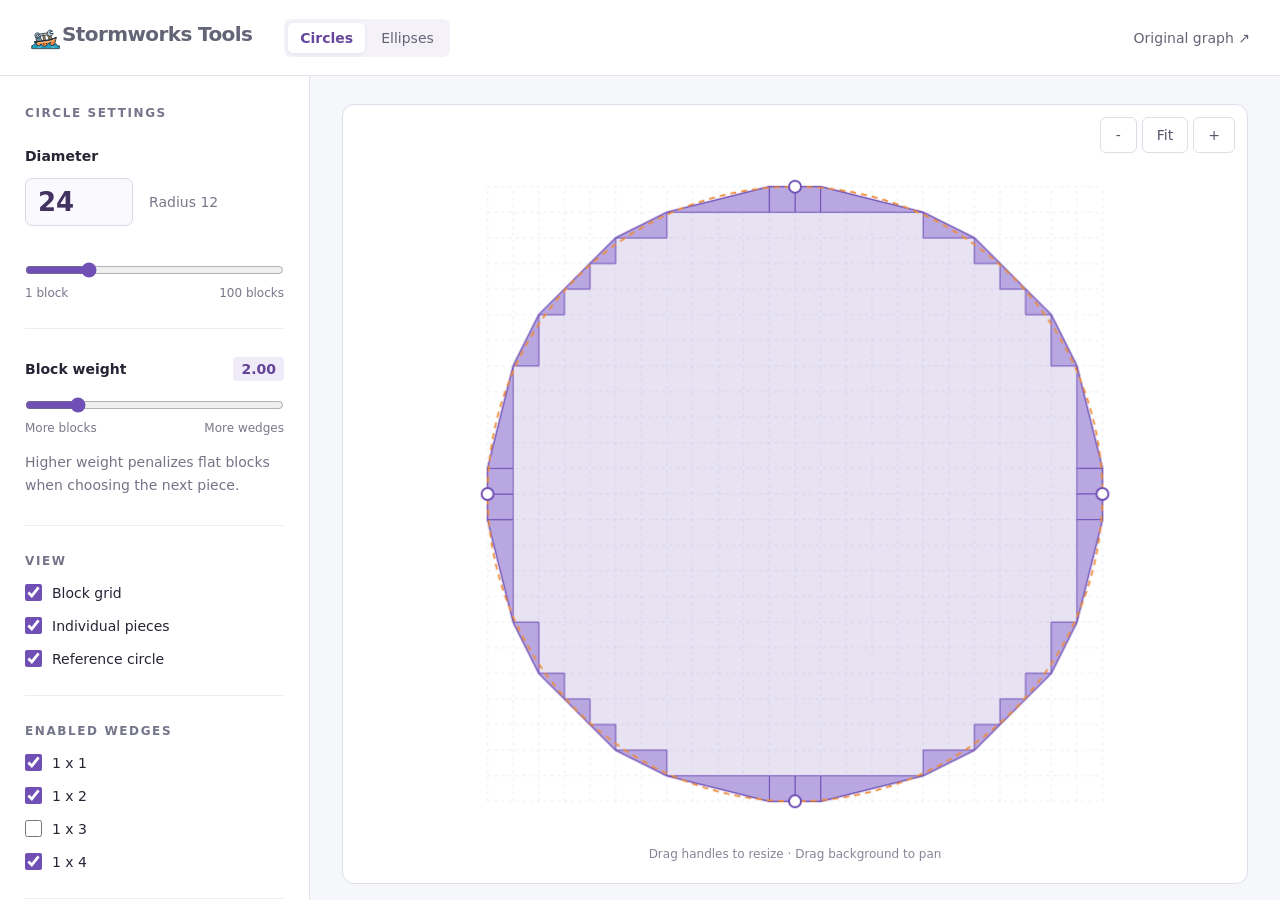
<file: tools/circle/index.html>
<!doctype html>
<html lang="en">

<head>
    <meta charset="utf-8">
    <meta name="viewport" content="width=device-width,initial-scale=1">
    <title>Stormworks Circle Tool</title>
    <meta name="description" content="Build circles from blocks and wedges with adjustable diameter and block weight.">
    <link rel="stylesheet" href="/css/base.css">
    <link rel="stylesheet" href="css/style.css">
    <script defer src="js/app.js"></script>
</head>

<body>
    <header>
        <a href="/"  style="margin:0; display: flex;">
            <img src="/favicon.svg" height="32px">
            <h1>Stormworks Tools</h1>
        </a>
        <script data-name="BMC-Widget" data-cfasync="false" src="https://cdnjs.buymeacoffee.com/1.0.0/widget.prod.min.js" data-id="lganic" data-description="Support me on Buy me a coffee!" data-message="" data-color="#BD5FFF" data-position="Right" data-x_margin="18" data-y_margin="18"></script>
        <nav aria-label="Shape tool"><a href="index.html" aria-current="page">Circles</a><a
                href="ellipse.html">Ellipses</a></nav><a href="https://www.desmos.com/calculator/8tix6ufahm"
            target="_blank" rel="noopener">Original graph ↗</a>
    </header>
    <main>
        <aside>
            <div class="eyebrow">CIRCLE SETTINGS</div>
            <section><label for="diameter">Diameter</label>
                <div class="number-row"><input id="diameter" type="number" min="1" max="100" step="1" value="24"><span
                        id="radius">Radius 12</span></div><input id="diameter-range" aria-label="Diameter slider"
                    type="range" min="1" max="100" step="1" value="24">
                <div class="range-labels"><span>1 block</span><span>100 blocks</span></div>
            </section>
            <section><label for="weight">Block weight <output id="weight-value">2.00</output></label><input id="weight"
                    type="range" min="0.2" max="10" step="0.01" value="2">
                <div class="range-labels"><span>More blocks</span><span>More wedges</span></div>
                <p>Higher weight penalizes flat blocks when choosing the next piece.</p>
            </section>

            <section class="views">
                <div class="eyebrow">VIEW</div>
                <label><input id="grid" type="checkbox" checked> Block grid</label>
                <label><input id="pieces" type="checkbox" checked> Individual pieces</label>
                <label><input id="circle" type="checkbox" checked> Reference circle</label>
            </section>

            <section class="enabled_pieces">
                <div class="eyebrow">ENABLED WEDGES</div>
                <label><input id="wedge1" type="checkbox" checked> 1 x 1</label>
                <label><input id="wedge2" type="checkbox" checked> 1 x 2</label>
                <label><input id="wedge3" type="checkbox"> 1 x 3</label>
                <label><input id="wedge4" type="checkbox" checked> 1 x 4</label>
            </section>

            <section class="enabled_pieces">
                <div class="eyebrow">CONVEXITY CHECK</div>
                <label><input id="convexity" type="checkbox" checked> Enforce Convexity</label>
                <p>Checks adjacent pieces to see if a swap would make the shape more convex.</p>
            </section>

            <button id="reset" class="reset">Reset settings</button>
        </aside>
        <div class="workspace">
            <div id="plot" tabindex="0" role="img"
                aria-label="Generated circle made of blocks and wedges. Drag to pan; use the mouse wheel or zoom buttons to zoom.">

                <canvas id="canvas"></canvas>

                <div class="zoom">
                    <button id="minus" aria-label="Zoom out">-</button>
                    <button id="fit">Fit</button>
                    <button id="plus" aria-label="Zoom in">+</button>
                </div>

                <div class="plot-note">
                    Drag handles to resize · Drag background to pan
                </div>
            </div>
        </div>
    </main>
</body>

</html>
</file>
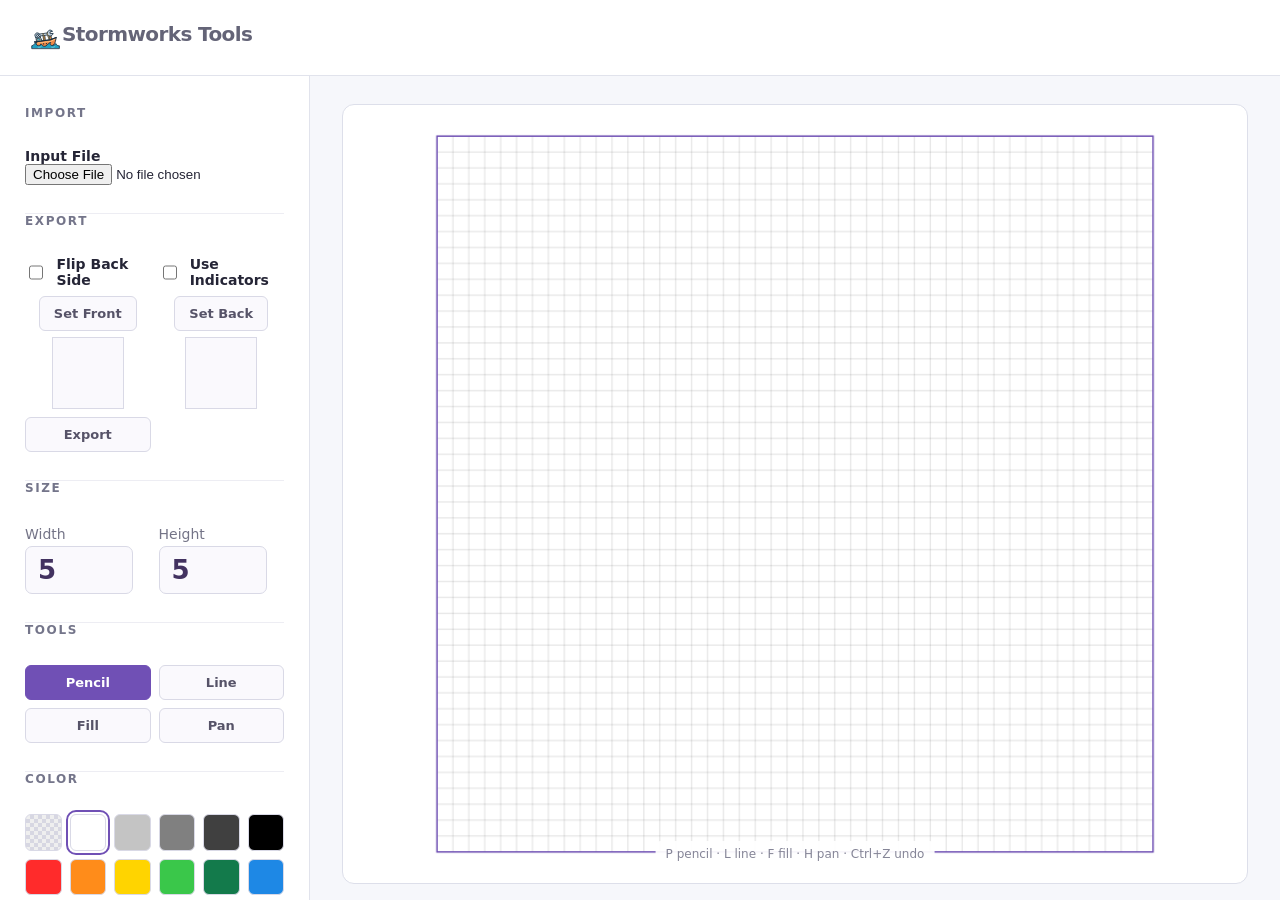
<file: tools/double_sign/index.html>
<!doctype html>
<html lang="en">

<head>
    <meta charset="utf-8">
    <meta name="viewport" content="width=device-width,initial-scale=1">
    <title>Stormworks Sign Editor</title>
    <meta name="description" content="All in one editor for Stormworks signs">
    <link rel="stylesheet" href="/css/base.css">
    <link rel="stylesheet" href="/css/pixel-editor.css">
    <link rel="stylesheet" href="css/style.css">
    <script defer src="/js/pixel-editor.js"></script>
    <script defer src="/js/quantization.js"></script>
    <script defer src="js/double_sign.js"></script>
    <script defer src="js/app.js"></script>
</head>

<body>
    <header>
        <a href="/" style="margin:0; display: flex;">
            <img src="/favicon.svg" height="32px">
            <h1>Stormworks Tools</h1>
        </a>
        <script data-name="BMC-Widget" data-cfasync="false" src="https://cdnjs.buymeacoffee.com/1.0.0/widget.prod.min.js" data-id="lganic" data-description="Support me on Buy me a coffee!" data-message="" data-color="#BD5FFF" data-position="Right" data-x_margin="18" data-y_margin="18"></script>
    </header>
    <main>
        <aside>
            <div class="eyebrow">IMPORT</div>
         
            <section><label for="imageInput">Input File</label>
                <input type="file" id="imageInput" accept="image/*" name="Image File" size="18">

                <dialog id="resizeModal" style="width: 850px;">
                    <h2>Import Image</h2>

                    <div>
                        <img id="preview" style="width: 400px; height: 200px; display:inline-block">
                        <canvas id="resample-preview" style="width: 400px; height: 200px; display:inline-block"></canvas>
                    </div>

                    <div class="eyebrow">SIZE</div>
                    <section class="export-tools" id="tools">

                    <div class="number-row" style="display: block; margin: 0;">
                        <p style="margin: 0;">Width</p>
                        <input id="sign-width-2" type="number" min="1" max="100" step="1" value="5">
                    </div>
                    <div class="number-row" style="display: block; margin: 0">
                        <p style="margin: 0;">Height</p>
                        <input id="sign-height-2" type="number" min="1" max="100" step="1" value="5">
                    </div>

                    </section>


                    <div>
                        <h4 style="display:inline-block">Resampling:</h4>
                        <select id="resampling" style="display: inline-block;">
                            <option value="nearest">Nearest Neighbor</option>
                            <option value="low">Low</option>
                            <option value="medium" selected>Medium</option>
                            <option value="high">High</option>
                        </select>
                    </div>

                    <label for="example">Quantization</label>
                        
                    <div class="number-row">
                        <input id="quantization_enabled" type="checkbox" style="height:30px" checked>
                        <div id="hide_on_no_quantization" class="number-row">
                            <input id="quantization" type="number" min="1" max="100" step="1" value="10">
                            <input id="quantization-range" aria-label="Example slider" type="range" min="1" max="100" step="1" value="10">
                        </div>
                    </div>

                    <br>

                    <div>
                        <button id="cancel">Cancel</button>
                        <button id="import">Import</button>
                    </div>
                </dialog>
            </section>

            <div class="eyebrow">EXPORT</div>

            <section class="export-tools" id="tools">
                <label><input id="flip_image" type="checkbox"> Flip Back Side</label>
                <label><input id="use_glow" type="checkbox"> Use Indicators</label>
                
                <div class="side-previews">
                    <div class="side-preview">
                        <button id="set-front-canvas">Set Front</button>
                        <canvas id="front-canvas"></canvas>
                    </div>
                    <div class="side-preview">
                        <button id="set-back-canvas">Set Back</button>
                        <canvas id="back-canvas"></canvas>
                    </div>
                </div>

                <button id="export_sign">Export</button>
            </section>

            <div class="eyebrow">SIZE</div>
            <section class="export-tools" id="tools">

            <div class="number-row" style="display: block; margin: 0;">
                <p style="margin: 0;">Width</p>
                <input id="sign-width" type="number" min="1" max="100" step="1" value="5">
            </div>
            <div class="number-row" style="display: block; margin: 0">
                <p style="margin: 0;">Height</p>
                <input id="sign-height" type="number" min="1" max="100" step="1" value="5">
            </div>

            </section>

            <div class="eyebrow">TOOLS</div>
            <section class="tools" id="tools">
                <button type="button" data-tool="pencil">Pencil</button>
                <button type="button" data-tool="line">Line</button>
                <button type="button" data-tool="fill">Fill</button>
                <button type="button" data-tool="pan">Pan</button>
            </section>

            <div class="eyebrow">COLOR</div>
            <section>
                <div class="palette" id="palette"></div>
                <div class="custom-color-row">
                    <input id="custom-color" type="color" value="#7050b5" aria-label="Custom color">
                    <span>Pick a custom color</span>
                </div>
            </section>

            <div class="eyebrow">EDIT</div>
            <section class="editor-actions">
                <button type="button" id="undo">Undo</button>
                <button type="button" id="redo">Redo</button>
                <button type="button" id="clear">Clear</button>
            </section>
        </aside>
        <div class="workspace">
            <div id="plot" tabindex="0" role="img"
                aria-label="Pixel editor canvas. Paint with the pencil, line, or fill tool; pan with the pan tool, middle mouse button, or right mouse button.">

                <canvas id="canvas"></canvas>

                <div class="plot-note">
                    P pencil · L line · F fill · H pan · Ctrl+Z undo
                </div>
            </div>
        </div>
    </main>
</body>

</html>
</file>
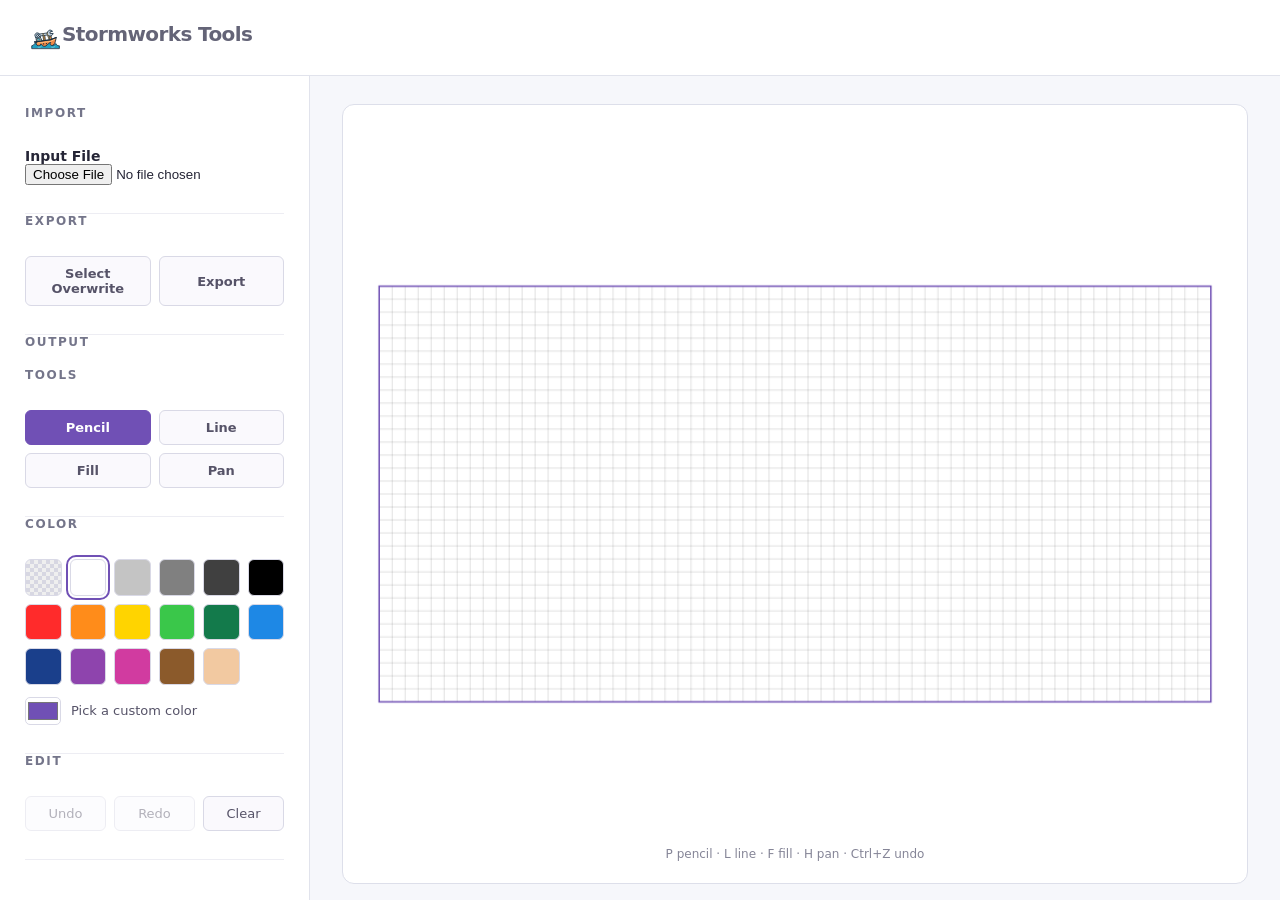
<file: tools/flag/index.html>
<!doctype html>
<html lang="en">

<head>
    <meta charset="utf-8">
    <meta name="viewport" content="width=device-width,initial-scale=1">
    <title>Stormworks Flag Editor</title>
    <meta name="description" content="An all in one editor for Stormworks flags.">
    <link rel="stylesheet" href="/css/base.css">
    <link rel="stylesheet" href="/css/pixel-editor.css">
    <link rel="stylesheet" href="css/style.css">
    <script defer src="/js/pixel-editor.js"></script>
    <script defer src="/js/quantization.js"></script>
    <script defer src="/js/txtr.js"></script>
    <script defer src="js/app.js"></script>
</head>

<body>
    <header>
        <a href="/" style="margin:0; display: flex;">
            <img src="/favicon.svg" height="32px">
            <h1>Stormworks Tools</h1>
        </a>
        <script data-name="BMC-Widget" data-cfasync="false" src="https://cdnjs.buymeacoffee.com/1.0.0/widget.prod.min.js" data-id="lganic" data-description="Support me on Buy me a coffee!" data-message="" data-color="#BD5FFF" data-position="Right" data-x_margin="18" data-y_margin="18"></script>
    </header>
    <main>
        <aside>
            <div class="eyebrow">IMPORT</div>
         
            <section><label for="imageInput">Input File</label>
                <input type="file" id="imageInput" accept="image/*" name="Image File" size="18">

                <dialog id="resizeModal" style="width: 850px;">
                    <h2>Import Image</h2>

                    <div>
                        <img id="preview" style="width: 400px; height: 200px; display:inline-block">
                        <canvas id="resample-preview" style="width: 400px; height: 200px; display:inline-block"></canvas>
                    </div>

                    <div>
                        <h4 style="display:inline-block">Resampling:</h4>
                        <select id="resampling" style="display: inline-block;">
                            <option value="nearest">Nearest Neighbor</option>
                            <option value="low">Low</option>
                            <option value="medium" selected>Medium</option>
                            <option value="high">High</option>
                        </select>
                    </div>

                    <label for="example">Quantization</label>
                        
                    <div class="number-row">
                        <input id="quantization_enabled" type="checkbox" style="height:30px" checked>
                        <div id="hide_on_no_quantization" class="number-row">
                            <input id="quantization" type="number" min="1" max="100" step="1" value="10">
                            <input id="quantization-range" aria-label="Example slider" type="range" min="1" max="100" step="1" value="10">
                        </div>
                    </div>

                    <br>

                    <div>
                        <button id="cancel">Cancel</button>
                        <button id="import">Import</button>
                    </div>
                </dialog>

                <dialog id="flag_dialog_placeholder"></dialog>

                <script></script>
            </section>

            <div class="eyebrow">EXPORT</div>
            <section class="export-tools" id="tools">
            <button id="select-flag">Select Overwrite</button>
            <button id="export_flags">Export</button>
            </section>
            <div class="eyebrow">OUTPUT</div>
            <div id="export-area"></div>
            <br>

            <div class="eyebrow">TOOLS</div>
            <section class="tools" id="tools">
                <button type="button" data-tool="pencil">Pencil</button>
                <button type="button" data-tool="line">Line</button>
                <button type="button" data-tool="fill">Fill</button>
                <button type="button" data-tool="pan">Pan</button>
            </section>

            <div class="eyebrow">COLOR</div>
            <section>
                <div class="palette" id="palette"></div>
                <div class="custom-color-row">
                    <input id="custom-color" type="color" value="#7050b5" aria-label="Custom color">
                    <span>Pick a custom color</span>
                </div>
            </section>

            <div class="eyebrow">EDIT</div>
            <section class="editor-actions">
                <button type="button" id="undo">Undo</button>
                <button type="button" id="redo">Redo</button>
                <button type="button" id="clear">Clear</button>
            </section>
        </aside>
        <div class="workspace">
            <div id="plot" tabindex="0" role="img"
                aria-label="Pixel editor canvas. Paint with the pencil, line, or fill tool; pan with the pan tool, middle mouse button, or right mouse button.">

                <canvas id="canvas"></canvas>

                <div class="plot-note">
                    P pencil · L line · F fill · H pan · Ctrl+Z undo
                </div>
            </div>
        </div>
    </main>
</body>

</html>
</file>
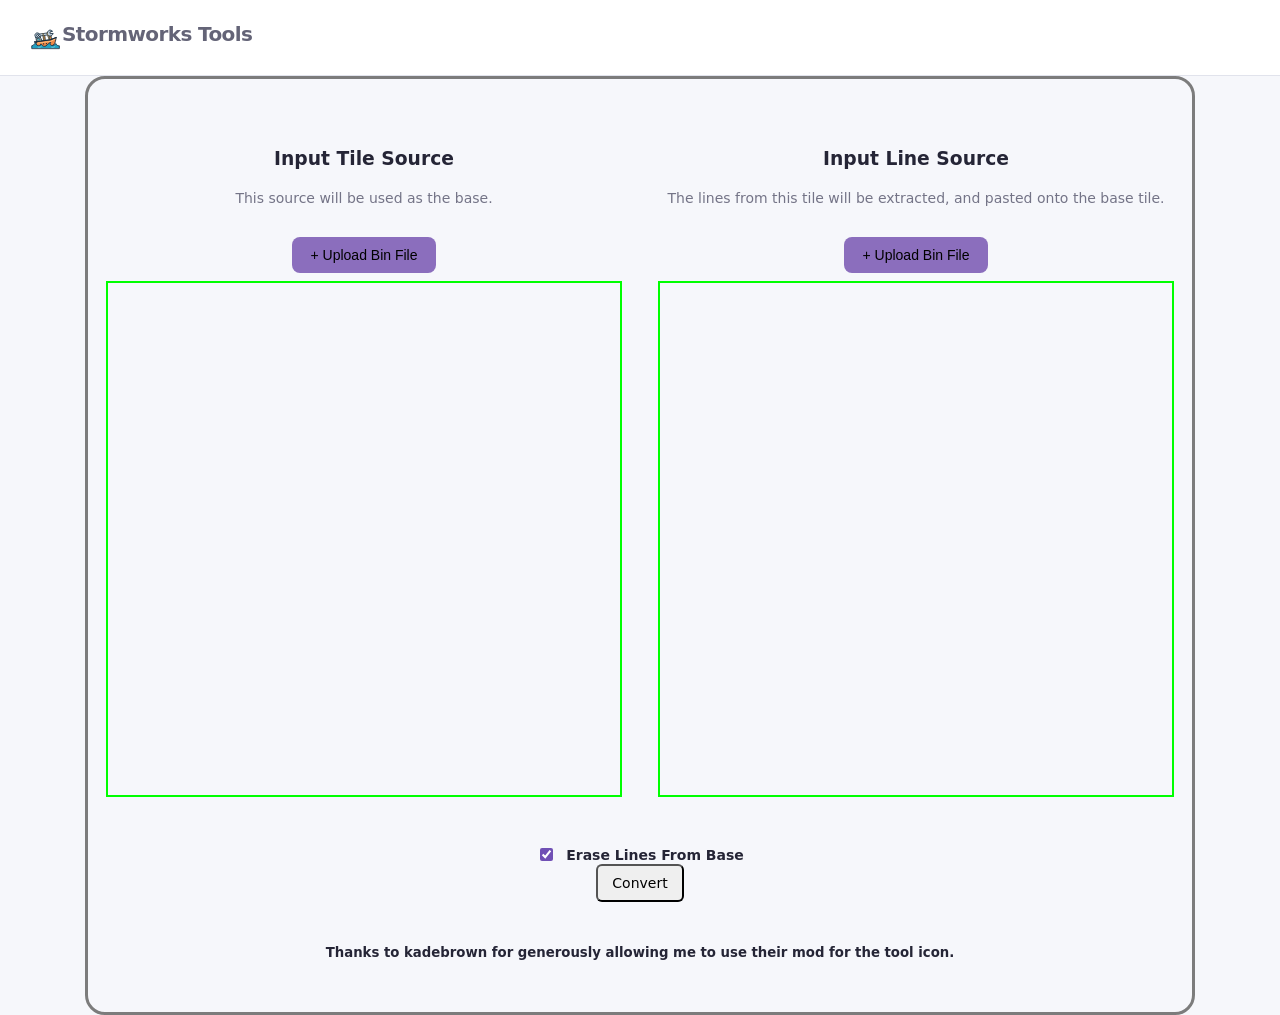
<file: tools/line_transplant/index.html>
<!doctype html>
<html lang="en">

<head>
    <meta charset="utf-8">
    <meta name="viewport" content="width=device-width,initial-scale=1">
    <title>Line Transplant Tool</title>
    <meta name="A tool to transplant lines from one map bin file to another">
    <link rel="stylesheet" href="/css/base.css">
    <link rel="stylesheet" href="css/style.css">
    <script defer src="js/app.js"></script>
    <script defer src="/js/sw-ducky-js.js"></script>
</head>

<body>
    <header>
        <a href="/" style="margin:0; display: flex;">
            <img src="/favicon.svg" height="32px">
            <h1>Stormworks Tools</h1>
        </a>
        <script data-name="BMC-Widget" data-cfasync="false" src="https://cdnjs.buymeacoffee.com/1.0.0/widget.prod.min.js" data-id="lganic" data-description="Support me on Buy me a coffee!" data-message="" data-color="#BD5FFF" data-position="Right" data-x_margin="18" data-y_margin="18"></script>
    </header>
    <main>
        <div class="converter-layout">
            <div class="converter-grid">
                <div class="converter-column">
                    <h3>Input Tile Source</h3>
                    <p style="min-height: 50px;">This source will be used as the base.</p>

                    <label class="upload-btn">
                        <input type="file" id="base-button" accept=".bin" name = "file">
                        <span>+ Upload Bin File</span>
                    </label>

                    <canvas id="base-canvas" width="512" height="512"></canvas>
                </div>

                <div class="converter-column">
                    <h3>Input Line Source</h3>
                    <p style="min-height: 50px;">The lines from this tile will be extracted, and pasted onto the base tile.</p>
                    <label class="upload-btn">
                        <input type="file" id="line-button" accept=".bin" name = "file">
                        <span>+ Upload Bin File</span>
                    </label>
                    <canvas id="line-canvas" width="512" height="512"></canvas>
                </div>
            </div>

            <div class="converter-output">
                <label><input id="erase-old-lines" type="checkbox" checked>Erase Lines From Base</label>
                <button id="convert-button">Convert</button>
                <div id="output-area" style="display:none; text-align: center;">
                    <h3>Output</h3>
                    <canvas id="export-canvas" width="512" height="512"></canvas>
                    <button id="download-button">Download</button>
                </div>
            </div>
            <h5>Thanks to kadebrown for generously allowing me to use their mod for the tool icon.</h5>
        </div>
    </main>
</body>

</html>
</file>
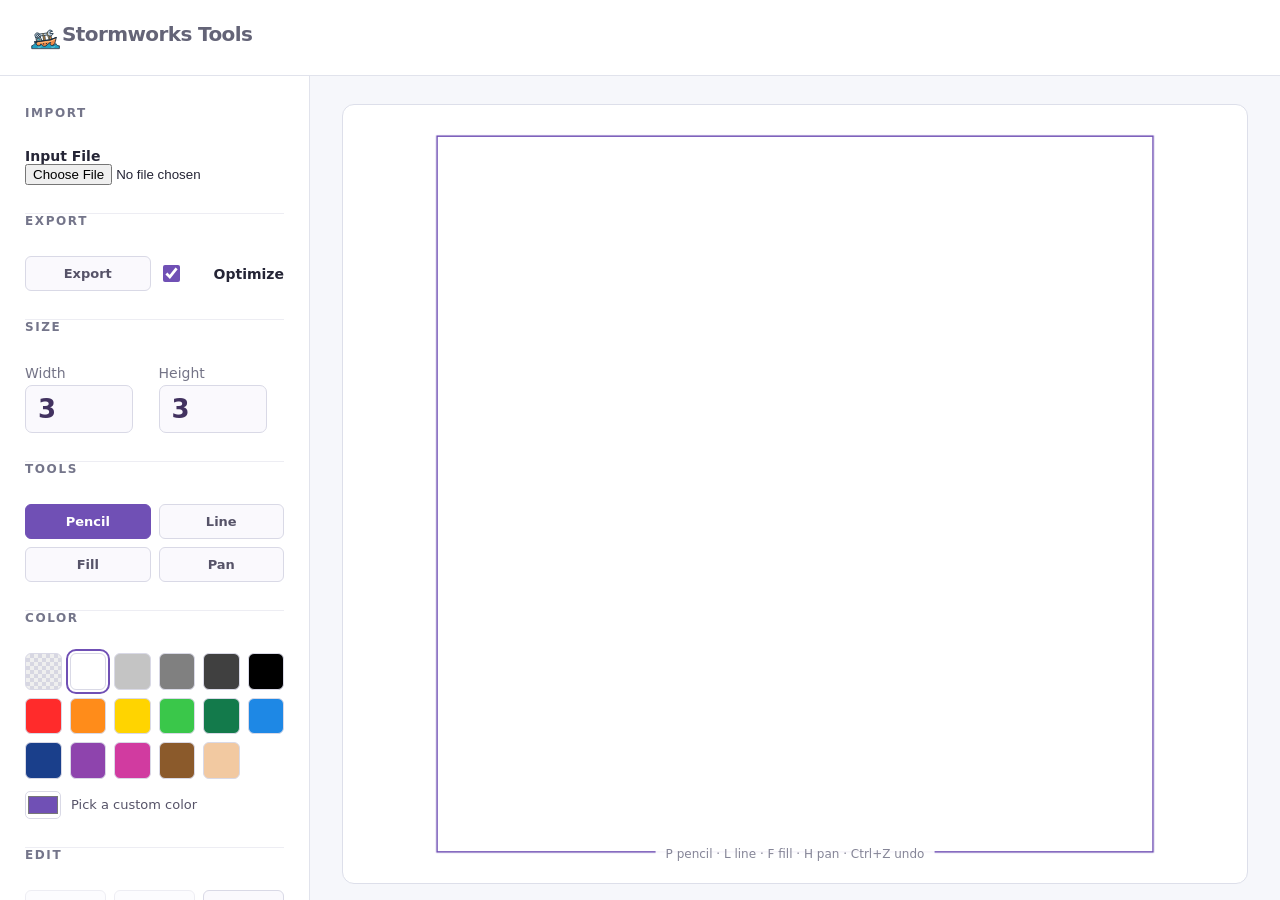
<file: tools/lua_image/index.html>
<!doctype html>
<html lang="en">

<head>
    <meta charset="utf-8">
    <meta name="viewport" content="width=device-width,initial-scale=1">
    <title>Stormworks Lua Image Editor</title>
    <meta name="description" content="All in one editor for Stormworks Lua Images">
    <link rel="stylesheet" href="/css/base.css">
    <link rel="stylesheet" href="/css/pixel-editor.css">
    <link rel="stylesheet" href="/css/loading-modal.css">
    <link rel="stylesheet" href="css/style.css">
    <script defer src="/js/pixel-editor.js"></script>
    <script defer src="/js/quantization.js"></script>
    <script defer src="/js/loading-modal.js" defer></script>
    <script defer src="js/app.js"></script>
    <script defer src="js/optimize.js"></script>
</head>

<body>
    <header>
        <a href="/" style="margin:0; display: flex;">
            <img src="/favicon.svg" height="32px">
            <h1>Stormworks Tools</h1>
        </a>
        <script data-name="BMC-Widget" data-cfasync="false" src="https://cdnjs.buymeacoffee.com/1.0.0/widget.prod.min.js" data-id="lganic" data-description="Support me on Buy me a coffee!" data-message="" data-color="#BD5FFF" data-position="Right" data-x_margin="18" data-y_margin="18"></script>
    </header>
    <main>
        <aside>
            <div class="eyebrow">IMPORT</div>
         
            <section><label for="imageInput">Input File</label>
                <input type="file" id="imageInput" accept="image/*" name="Image File" size="18">

                <dialog id="resizeModal" style="width: 850px;">
                    <h2>Import Image</h2>

                    <div>
                        <img id="preview" style="width: 400px; height: 200px; display:inline-block">
                        <canvas id="resample-preview" style="width: 400px; height: 200px; display:inline-block"></canvas>
                    </div>

                    <div class="eyebrow">SIZE</div>
                    <section class="export-tools" id="tools">

                    <div class="number-row" style="display: block; margin: 0;">
                        <p style="margin: 0;">Width</p>
                        <input id="monitor-width-2" type="number" min="1" max="9" step="1" value="3">
                    </div>
                    <div class="number-row" style="display: block; margin: 0">
                        <p style="margin: 0;">Height</p>
                        <input id="monitor-height-2" type="number" min="1" max="5" step="1" value="3">
                    </div>

                    </section>


                    <div>
                        <h4 style="display:inline-block">Resampling:</h4>
                        <select id="resampling" style="display: inline-block;">
                            <option value="nearest">Nearest Neighbor</option>
                            <option value="low">Low</option>
                            <option value="medium" selected>Medium</option>
                            <option value="high">High</option>
                        </select>
                    </div>

                    <label for="example">Quantization</label>
                        
                    <div class="number-row">
                        <input id="quantization_enabled" type="checkbox" style="height:30px" checked>
                        <div id="hide_on_no_quantization" class="number-row">
                            <input id="quantization" type="number" min="1" max="100" step="1" value="10">
                            <input id="quantization-range" aria-label="Example slider" type="range" min="1" max="100" step="1" value="10">
                        </div>
                    </div>

                    <br>

                    <div>
                        <button id="cancel">Cancel</button>
                        <button id="import">Import</button>
                    </div>
                </dialog>
            </section>

            <div class="eyebrow">EXPORT</div>

            <section class="export-tools" id="tools">
            <button id="export_lua">Export</button>
            <label><input id="optimize" type="checkbox" checked> Optimize</label>
            </section>


            <div class="eyebrow">SIZE</div>
            <section class="export-tools" id="tools">

            <div class="number-row" style="display: block; margin: 0;">
                <p style="margin: 0;">Width</p>
                <input id="monitor-width" type="number" min="1" max="9" step="1" value="3">
            </div>
            <div class="number-row" style="display: block; margin: 0">
                <p style="margin: 0;">Height</p>
                <input id="monitor-height" type="number" min="1" max="5" step="1" value="3">
            </div>

            </section>

            <div class="eyebrow">TOOLS</div>
            <section class="tools" id="tools">
                <button type="button" data-tool="pencil">Pencil</button>
                <button type="button" data-tool="line">Line</button>
                <button type="button" data-tool="fill">Fill</button>
                <button type="button" data-tool="pan">Pan</button>
            </section>

            <div class="eyebrow">COLOR</div>
            <section>
                <div class="palette" id="palette"></div>
                <div class="custom-color-row">
                    <input id="custom-color" type="color" value="#7050b5" aria-label="Custom color">
                    <span>Pick a custom color</span>
                </div>
            </section>

            <div class="eyebrow">EDIT</div>
            <section class="editor-actions">
                <button type="button" id="undo">Undo</button>
                <button type="button" id="redo">Redo</button>
                <button type="button" id="clear">Clear</button>
            </section>
        </aside>
        <div class="workspace">
            <div id="plot" tabindex="0" role="img"
                aria-label="Pixel editor canvas. Paint with the pencil, line, or fill tool; pan with the pan tool, middle mouse button, or right mouse button.">

                <canvas id="canvas"></canvas>

                <div class="plot-note">
                    P pencil · L line · F fill · H pan · Ctrl+Z undo
                </div>
            </div>
        </div>
    </main>
</body>

</html>
</file>
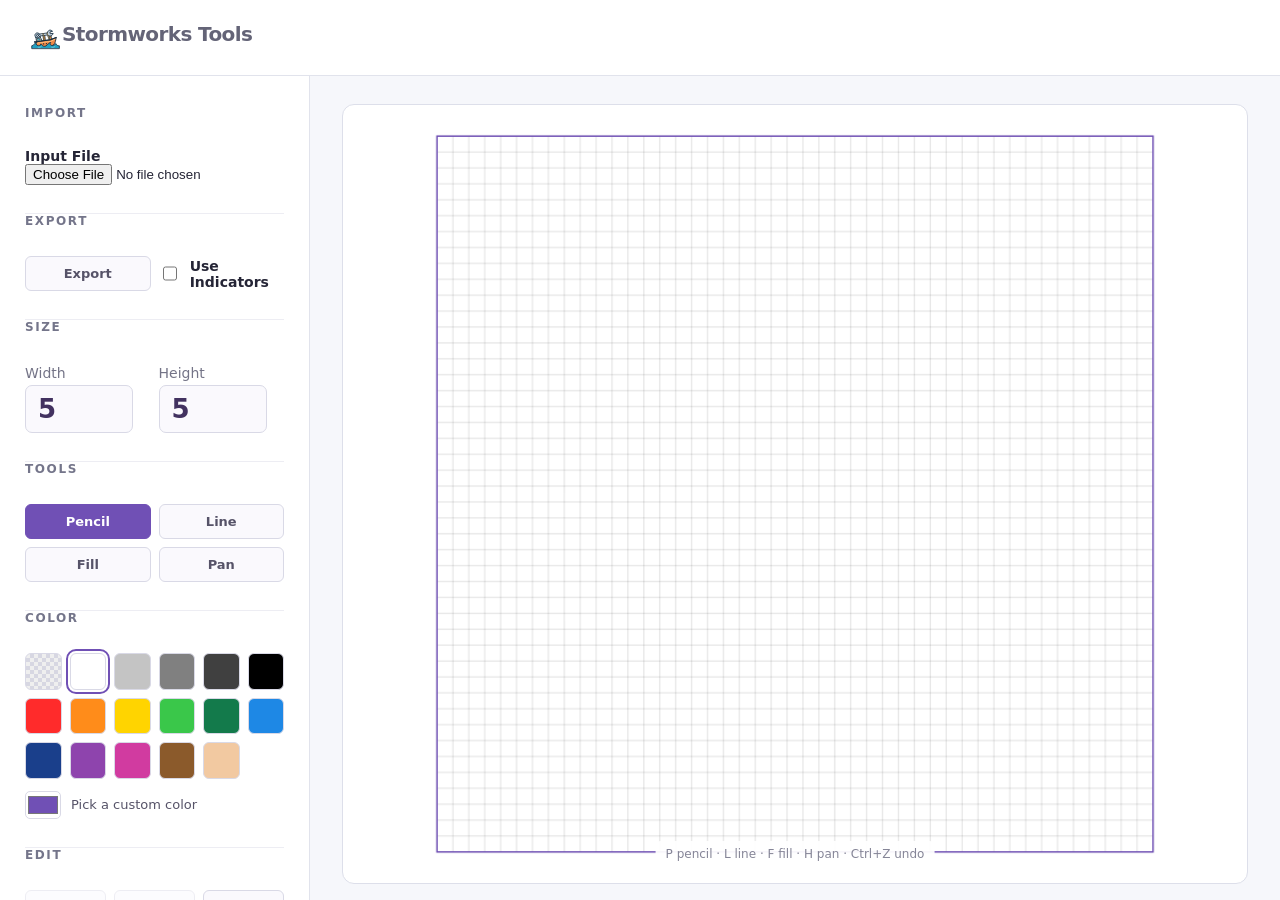
<file: tools/sign/index.html>
<!doctype html>
<html lang="en">

<head>
    <meta charset="utf-8">
    <meta name="viewport" content="width=device-width,initial-scale=1">
    <title>Stormworks Sign Editor</title>
    <meta name="description" content="All in one editor for Stormworks signs">
    <link rel="stylesheet" href="/css/base.css">
    <link rel="stylesheet" href="/css/pixel-editor.css">
    <link rel="stylesheet" href="css/style.css">
    <script defer src="/js/pixel-editor.js"></script>
    <script defer src="/js/quantization.js"></script>
    <script defer src="js/sign.js"></script>
    <script defer src="js/app.js"></script>
</head>

<body>
    <header>
        <a href="/" style="margin:0; display: flex;">
            <img src="/favicon.svg" height="32px">
            <h1>Stormworks Tools</h1>
        </a>
        <script data-name="BMC-Widget" data-cfasync="false" src="https://cdnjs.buymeacoffee.com/1.0.0/widget.prod.min.js" data-id="lganic" data-description="Support me on Buy me a coffee!" data-message="" data-color="#BD5FFF" data-position="Right" data-x_margin="18" data-y_margin="18"></script>
    </header>
    <main>
        <aside>
            <div class="eyebrow">IMPORT</div>
         
            <section><label for="imageInput">Input File</label>
                <input type="file" id="imageInput" accept="image/*" name="Image File" size="18">

                <dialog id="resizeModal" style="width: 850px;">
                    <h2>Import Image</h2>

                    <div>
                        <img id="preview" style="width: 400px; height: 200px; display:inline-block">
                        <canvas id="resample-preview" style="width: 400px; height: 200px; display:inline-block"></canvas>
                    </div>

                    <div class="eyebrow">SIZE</div>
                    <section class="export-tools" id="tools">

                    <div class="number-row" style="display: block; margin: 0;">
                        <p style="margin: 0;">Width</p>
                        <input id="sign-width-2" type="number" min="1" max="100" step="1" value="5">
                    </div>
                    <div class="number-row" style="display: block; margin: 0">
                        <p style="margin: 0;">Height</p>
                        <input id="sign-height-2" type="number" min="1" max="100" step="1" value="5">
                    </div>

                    </section>


                    <div>
                        <h4 style="display:inline-block">Resampling:</h4>
                        <select id="resampling" style="display: inline-block;">
                            <option value="nearest">Nearest Neighbor</option>
                            <option value="low">Low</option>
                            <option value="medium" selected>Medium</option>
                            <option value="high">High</option>
                        </select>
                    </div>

                    <label for="example">Quantization</label>
                        
                    <div class="number-row">
                        <input id="quantization_enabled" type="checkbox" style="height:30px" checked>
                        <div id="hide_on_no_quantization" class="number-row">
                            <input id="quantization" type="number" min="1" max="100" step="1" value="10">
                            <input id="quantization-range" aria-label="Example slider" type="range" min="1" max="100" step="1" value="10">
                        </div>
                    </div>

                    <br>

                    <div>
                        <button id="cancel">Cancel</button>
                        <button id="import">Import</button>
                    </div>
                </dialog>
            </section>

            <div class="eyebrow">EXPORT</div>

            <section class="export-tools" id="tools">
            <button id="export_sign">Export</button>
            <label><input id="use_glow" type="checkbox"> Use Indicators</label>
            </section>


            <div class="eyebrow">SIZE</div>
            <section class="export-tools" id="tools">

            <div class="number-row" style="display: block; margin: 0;">
                <p style="margin: 0;">Width</p>
                <input id="sign-width" type="number" min="1" max="100" step="1" value="5">
            </div>
            <div class="number-row" style="display: block; margin: 0">
                <p style="margin: 0;">Height</p>
                <input id="sign-height" type="number" min="1" max="100" step="1" value="5">
            </div>

            </section>

            <div class="eyebrow">TOOLS</div>
            <section class="tools" id="tools">
                <button type="button" data-tool="pencil">Pencil</button>
                <button type="button" data-tool="line">Line</button>
                <button type="button" data-tool="fill">Fill</button>
                <button type="button" data-tool="pan">Pan</button>
            </section>

            <div class="eyebrow">COLOR</div>
            <section>
                <div class="palette" id="palette"></div>
                <div class="custom-color-row">
                    <input id="custom-color" type="color" value="#7050b5" aria-label="Custom color">
                    <span>Pick a custom color</span>
                </div>
            </section>

            <div class="eyebrow">EDIT</div>
            <section class="editor-actions">
                <button type="button" id="undo">Undo</button>
                <button type="button" id="redo">Redo</button>
                <button type="button" id="clear">Clear</button>
            </section>
        </aside>
        <div class="workspace">
            <div id="plot" tabindex="0" role="img"
                aria-label="Pixel editor canvas. Paint with the pencil, line, or fill tool; pan with the pan tool, middle mouse button, or right mouse button.">

                <canvas id="canvas"></canvas>

                <div class="plot-note">
                    P pencil · L line · F fill · H pan · Ctrl+Z undo
                </div>
            </div>
        </div>
    </main>
</body>

</html>
</file>
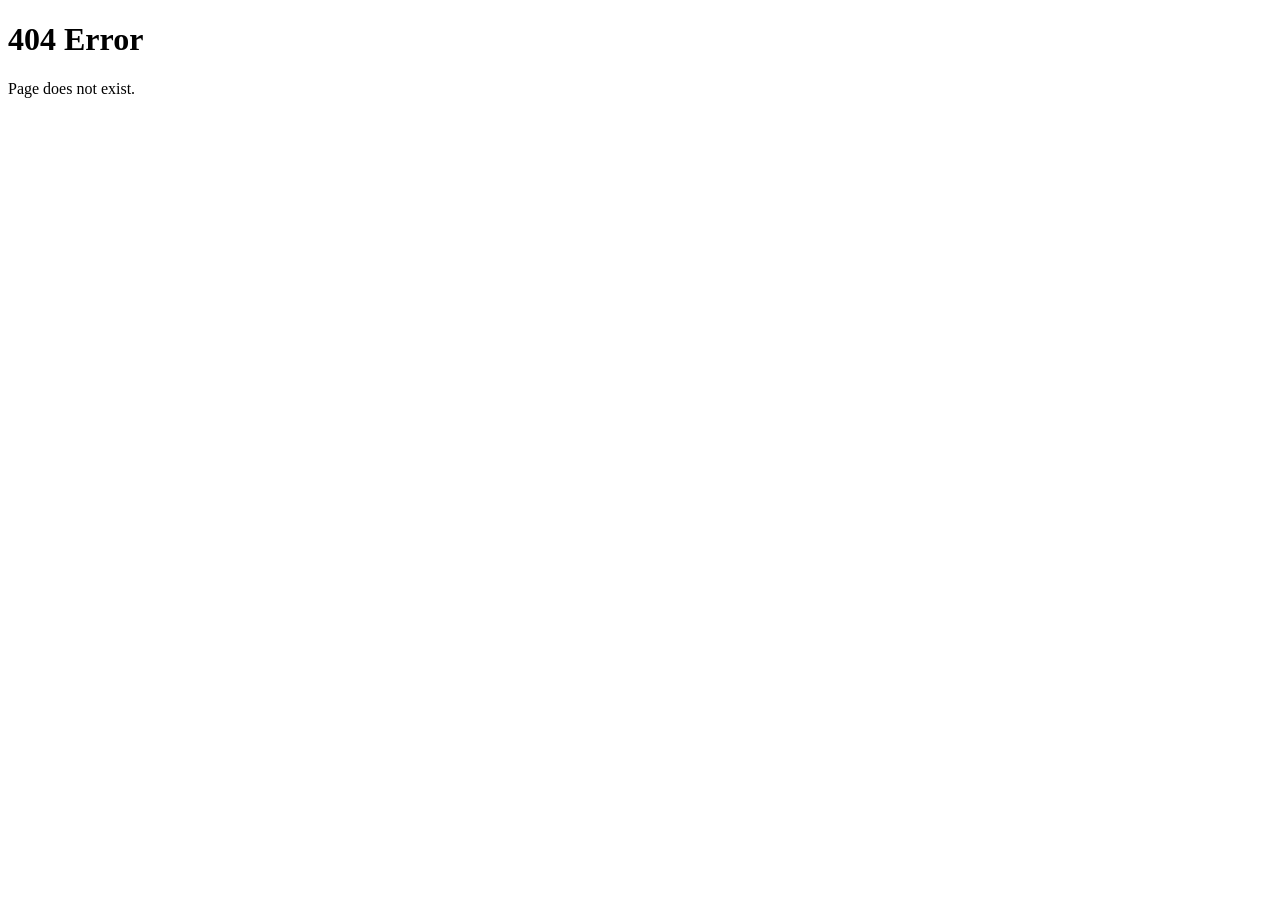
<file: error404.html>
<!DOCTYPE html>
<html lang="en">
<head>
  <meta charset="UTF-8" />
  <title>Error 404</title>
  <meta name="viewport" content="width=device-width,initial-scale=1" />
  <meta name="description" content="" />
  <link rel="icon" href="favicon.png">
</head>
<body>
  <h1>404 Error</h1>
  <p>Page does not exist.</p>
</body>
</html>
</file>
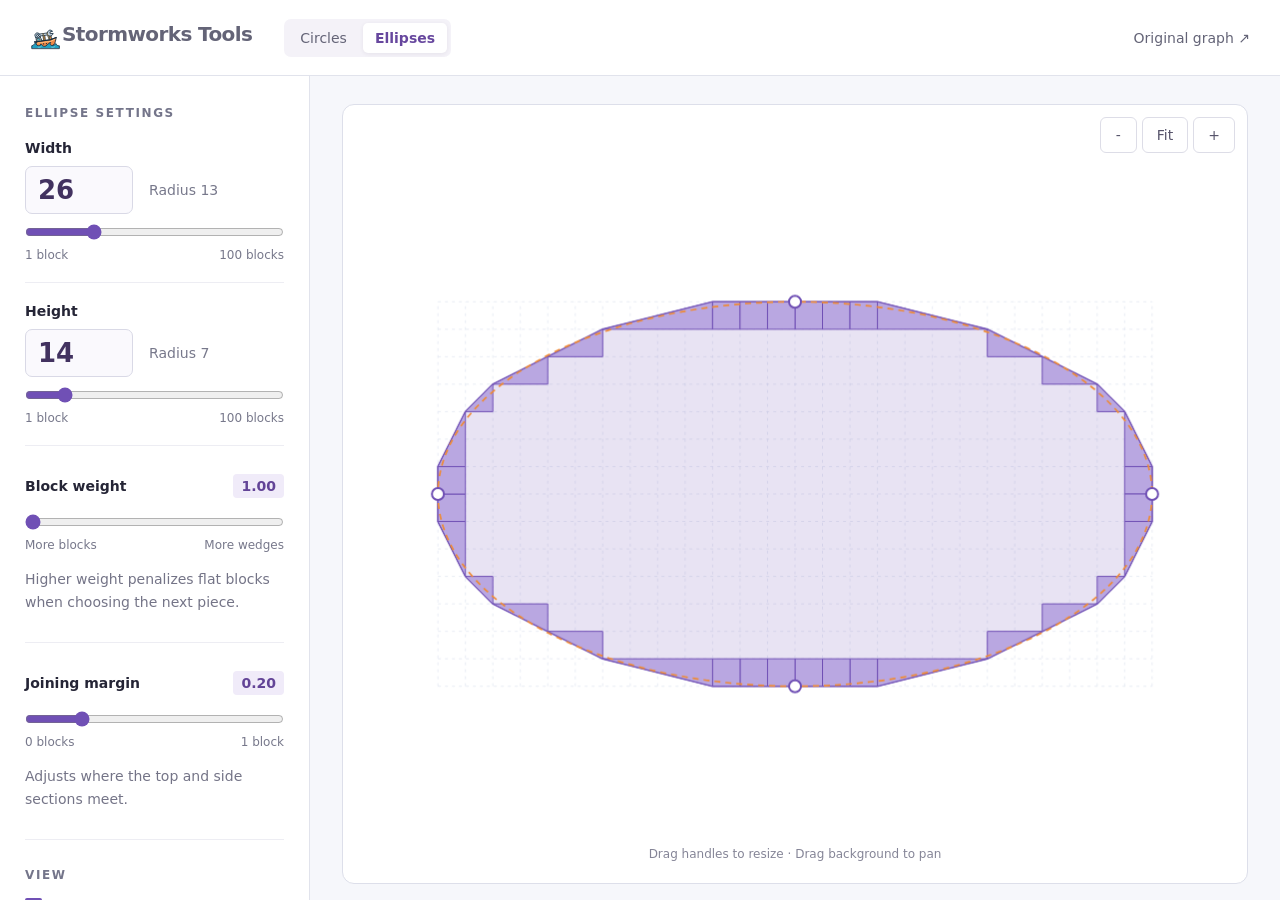
<file: tools/circle/ellipse.html>
<!doctype html>
<html lang="en">

<head>
    <meta charset="utf-8">
    <meta name="viewport" content="width=device-width,initial-scale=1">
    <title>Stormworks Ellipse Tool</title>
    <meta name="description"
        content="Build ellipses and circles from blocks and wedges with independent width, height, block weight, and joining margin.">
    <link rel="stylesheet" href="/css/base.css">
    <link rel="stylesheet" href="css/style.css">
    <script defer src="js/app.js"></script>
</head>

<body data-mode="ellipse">

    <header>
        <a href="/"  style="margin:0; display: flex;">
            <img src="/favicon.svg" height="32px">
            <h1>Stormworks Tools</h1>
        </a>
        <script data-name="BMC-Widget" data-cfasync="false" src="https://cdnjs.buymeacoffee.com/1.0.0/widget.prod.min.js" data-id="lganic" data-description="Support me on Buy me a coffee!" data-message="" data-color="#BD5FFF" data-position="Right" data-x_margin="18" data-y_margin="18"></script>
        <nav aria-label="Shape tool"><a href="index.html">Circles</a><a href="ellipse.html"
                aria-current="page">Ellipses</a></nav><a href="https://www.desmos.com/calculator/bq8snnjuon"
            target="_blank" rel="noopener">Original graph ↗</a>
    </header>

    <main>

        <aside>

            <div class="eyebrow">ELLIPSE SETTINGS</div>

            <section class="dimension"><label for="shape-width">Width</label>
                <div class="number-row"><input id="shape-width" type="number" min="1" max="100" step="1"
                        value="26"><span id="shape-width-radius">Radius 13</span></div><input id="shape-width-range"
                    aria-label="Width slider" type="range" min="1" max="100" step="1" value="26">
                <div class="range-labels"><span>1 block</span><span>100 blocks</span></div>
            </section>

            <section class="dimension"><label for="shape-height">Height</label>
                <div class="number-row"><input id="shape-height" type="number" min="1" max="100" step="1"
                        value="14"><span id="shape-height-radius">Radius 7</span></div><input id="shape-height-range"
                    aria-label="Height slider" type="range" min="1" max="100" step="1" value="14">
                <div class="range-labels"><span>1 block</span><span>100 blocks</span></div>
            </section>

            <section><label for="weight">Block weight <output id="weight-value">1.00</output></label><input id="weight"
                    type="range" min="1" max="10" step="0.01" value="1">
                <div class="range-labels"><span>More blocks</span><span>More wedges</span></div>
                <p>Higher weight penalizes flat blocks when choosing the next piece.</p>
            </section>

            <section><label for="margin">Joining margin <output id="margin-value">0.20</output></label><input
                    id="margin" type="range" min="0" max="1" step="0.01" value="0.2">
                <div class="range-labels"><span>0 blocks</span><span>1 block</span></div>
                <p>Adjusts where the top and side sections meet.</p>
            </section>

            <section class="views">
                <div class="eyebrow">VIEW</div>
                <label><input id="grid" type="checkbox" checked> Block grid</label>
                <label><input id="pieces" type="checkbox" checked> Individual pieces</label>
                <label><input id="circle" type="checkbox" checked> Reference circle</label>
            </section>

            <section class="enabled_pieces">
                <div class="eyebrow">ENABLED WEDGES</div>
                <label><input id="wedge1" type="checkbox" checked> 1 x 1</label>
                <label><input id="wedge2" type="checkbox" checked> 1 x 2</label>
                <label><input id="wedge3" type="checkbox"> 1 x 3</label>
                <label><input id="wedge4" type="checkbox" checked> 1 x 4</label>
            </section>

            <section class="enabled_pieces">
                <div class="eyebrow">CONVEXITY CHECK</div>
                <label><input id="convexity" type="checkbox" checked> Enforce Convexity</label>
                <p>Checks adjacent pieces to see if a swap would make the shape more convex.</p>
            </section>

            <button id="reset" class="reset">Reset settings</button>

        </aside>
        <div class="workspace">
            <div id="plot" tabindex="0" role="img"
                aria-label="Generated circle made of blocks and wedges. Drag to pan; use the mouse wheel or zoom buttons to zoom.">

                <canvas id="canvas"></canvas>

                <div class="zoom">
                    <button id="minus" aria-label="Zoom out">-</button>
                    <button id="fit">Fit</button>
                    <button id="plus" aria-label="Zoom in">+</button>
                </div>

                <div class="plot-note">
                    Drag handles to resize · Drag background to pan
                </div>
            </div>
        </div>
    </main>
</body>

</html>
</file>
<file: css/base.css>
/*
 * Shared base stylesheet for all tool pages.
 * Provides the common page (header/nav, sidebar, form controls,
 * buttons) and the canvas workspace pattern used by visualization tools.
 * Individual tools add their own css/style.css for anything specific.
 */

:root {
    font-family: Inter, ui-sans-serif, system-ui, -apple-system, BlinkMacSystemFont, "Segoe UI", sans-serif;
    color: #252536;
    background: #f6f7fb;
    font-size: 16px;
    accent-color: #7050b5
}

* {
    box-sizing: border-box
}

body {
    margin: 0
}

header {
    height: 76px;
    padding: 0 30px;
    display: flex;
    align-items: center;
    gap: 12px;
    background: white;
    border-bottom: 1px solid #e1e3ec
}

h1 {
    font-size: 20px;
    letter-spacing: -.6px;
    margin: 0
}

h1 span {
    font-weight: 400;
    color: #626276
}

header a {
    margin-left: auto;
    color: #646477;
    font-size: 14px;
    text-decoration: none
}

header a:hover {
    text-decoration: underline
}

header nav {
    display: flex;
    gap: 4px;
    margin-left: 20px;
    padding: 4px;
    border-radius: 7px;
    background: #f4f2f8
}

header nav a {
    margin: 0;
    padding: 7px 12px;
    border-radius: 5px;
    font-size: 14px
}

header nav a[aria-current=page] {
    background: white;
    color: #67479e;
    box-shadow: 0 1px 4px #28203a12;
    font-weight: 600
}

header nav a:hover {
    text-decoration: none;
    background: #eae4f4
}

main {
    display: grid;
    grid-template-columns: 310px minmax(0, 1fr);
    height: calc(100dvh - 76px);
    min-height: 600px
}

aside {
    background: white;
    border-right: 1px solid #e1e3ec;
    padding: 30px 25px;
    overflow: auto
}

.eyebrow {
    font-size: 12px;
    font-weight: 700;
    letter-spacing: 1.6px;
    color: #74758a
}

section {
    padding: 28px 0;
    border-bottom: 1px solid #ededf3
}

label {
    display: flex;
    align-items: center;
    justify-content: space-between;
    font-weight: 600;
    font-size: 14px;
    gap: 10px
}

label span {
    font-weight: 400;
    color: #77788b
}

.number-row {
    display: flex;
    gap: 16px;
    align-items: center;
    margin: 14px 0 20px
}

.number-row input {
    font-family: inherit;
    font-size: 26px;
    font-weight: 600;
    width: 108px;
    padding: 8px 12px;
    border: 1px solid #d9d9e6;
    border-radius: 7px;
    color: #423260;
    background: #faf9fd
}

.number-row span {
    font-size: 14px;
    color: #77788b
}

input[type=range] {
    width: 100%;
    margin: 16px 0 8px;
    cursor: pointer
}

.range-labels {
    display: flex;
    justify-content: space-between;
    font-size: 12px;
    color: #77788b
}

output {
    background: #f0ebf9;
    color: #634497;
    padding: 4px 8px;
    border-radius: 4px;
    font-variant-numeric: tabular-nums
}

p {
    font-size: 14px;
    line-height: 1.65;
    color: #747487;
    margin: 16px 0 0
}

.reset {
    width: 100%;
    margin: 22px 0;
    background: white;
    color: #565368;
    border: 1px solid #dcdce6
}

button {
    font: inherit;
    font-size: 14px;
    cursor: pointer;
    border-radius: 6px;
    padding: 9px 14px
}

button:hover {
    background: #f0ebf9
}

button:focus-visible,
input:focus-visible,
summary:focus-visible,
#plot:focus-visible {
    outline: 3px solid #aa90de;
    outline-offset: 3px
}

summary {
    font-size: 14px;
    cursor: pointer;
    color: #646074
}

details p {
    font-size: 13px
}

.workspace {
    min-width: 0;
    display: flex;
    flex-direction: column;
    padding: 28px 32px 16px
}

#plot {
    position: relative;
    flex: 1;
    min-height: 360px;
    background: #fff;
    border: 1px solid #dddfea;
    border-radius: 12px;
    overflow: hidden;
    touch-action: none;
    cursor: grab
}

#plot .zoom {
    position: absolute;
    top: 12px;
    right: 12px;
    z-index: 10;
}

.zoom button {
    border: 1px solid #dddde7;
    background: white;
    color: #57546b;
    min-width: 37px
}

.zoom button:hover {
    background: #eee9f6
}

#plot.dragging {
    cursor: grabbing
}

#plot.resizing {
    cursor: ew-resize
}

#plot.resizing-vertical {
    cursor: ns-resize
}

canvas {
    display: block;
    width: 100%;
    height: 100%;
    position: absolute;
}

.plot-note {
    position: absolute;
    bottom: 16px;
    left: 50%;
    transform: translateX(-50%);
    font-size: 12px;
    color: #858597;
    white-space: nowrap;
    pointer-events: none;
    background: #fffffff0;
    padding: 6px 10px;
    border-radius: 5px
}

@media(max-width:760px) {
    header {
        padding: 0 16px;
        height: auto;
        min-height: 98px;
        flex-wrap: wrap;
        padding-top: 12px;
        padding-bottom: 10px;
        gap: 6px 10px
    }

    h1 {
        font-size: 17px
    }

    header a {
        font-size: 12px
    }

    header nav {
        order: 3;
        width: 100%;
        margin: 0;
        background: none;
        padding: 0
    }

    header nav a {
        padding: 6px 12px
    }

    header nav a[aria-current=page] {
        background: #eee8f8;
        box-shadow: none
    }

    header>a {
        margin-left: auto
    }

    main {
        height: auto;
        display: flex;
        flex-direction: column;
        min-height: 0
    }

    aside {
        border-right: 0;
        display: grid;
        grid-template-columns: 1fr 1fr;
        gap: 0 24px;
        padding: 22px 20px
    }

    aside>.eyebrow {
        grid-column: 1/-1
    }

    section {
        padding: 20px 0
    }

    .reset {
        align-self: start
    }

    details {
        padding-top: 24px
    }

    .workspace {
        padding: 22px 16px 16px
    }

    #plot {
        height: 65vh;
        flex: auto;
        min-height: 360px
    }

    .plot-note {
        max-width: 95%;
        font-size: 11px;
        white-space: normal;
        text-align: center
    }
}

@media(max-width:380px) {
    header a {
        max-width: 65px
    }

    .number-row {
        gap: 8px
    }

    .number-row input {
        width: 80px
    }
}

@media (prefers-color-scheme: dark) {
    :root {
        color-scheme: dark;
        color: #e7e5ed;
        background: #15141a;
        accent-color: #a98add;
    }

    body {
        background: #15141a;
    }

    header,
    aside {
        background: #1d1c23;
    }

    header {
        border-bottom-color: #35333e;
    }

    header nav {
        background: #29262f;
    }

    header nav a[aria-current="page"] {
        color: #d5baf8;
        background: #3b3348;
        box-shadow: 0 1px 4px #0005;
    }

    header nav a:hover {
        background: #35303e;
    }

    aside {
        border-right-color: #35333e;
    }

    h1 span,
    header a,
    summary {
        color: #b8b4c3;
    }

    .eyebrow,
    label span,
    .number-row span,
    .range-labels,
    p {
        color: #aaa6b5;
    }

    section {
        border-bottom-color: #35333e;
    }

    .number-row input {
        color: #ded2f2;
        background: #27242e;
        border-color: #484451;
    }

    output {
        color: #d0b8f4;
        background: #342a45;
    }

    button:hover {
        background: #373041;
    }

    .reset,
    .zoom button {
        color: #d4d0dc;
        background: #27262d;
        border-color: #484650;
    }

    .reset:hover,
    .zoom button:hover {
        background: #383340;
    }

    #plot {
        background: #1b1a20;
        border-color: #3c3a45;
    }

    .plot-note {
        color: #bbb7c4;
        background: #27262dee;
    }

    button:focus-visible,
    input:focus-visible,
    summary:focus-visible,
    #plot:focus-visible {
        outline-color: #b99ae9;
    }

    @media (max-width: 760px) {
        header nav {
            background: none;
        }

        header nav a[aria-current="page"] {
            background: #3b3348;
        }
    }
}
</file>
<file: tools/circle/css/style.css>
/*
 * Circle / ellipse tool specific styles.
 * Shared page chrome and form-control styles live in /css/base.css.
 */

.views {
    display: grid;
    gap: 16px
}

.views label {
    justify-content: flex-start;
    font-weight: 400
}

.views input {
    width: 17px;
    height: 17px;
    margin: 0
}

.enabled_pieces {
    display: grid;
    gap: 16px
}

.enabled_pieces label {
    justify-content: flex-start;
    font-weight: 400
}

.enabled_pieces input {
    width: 17px;
    height: 17px;
    margin: 0
}

.dimension {
    padding: 20px 0
}

.dimension .number-row {
    margin: 10px 0 0
}

.dimension input[type=range] {
    margin-top: 10px
}

@media(max-width:760px) {
    .views {
        grid-column: 1/-1;
        display: flex;
        flex-wrap: wrap;
        gap: 14px
    }

    .views .eyebrow {
        width: 100%
    }

    body[data-mode=ellipse] aside {
        gap: 0 20px
    }

    body[data-mode=ellipse] .dimension .number-row {
        flex-wrap: wrap;
        gap: 6px
    }

    body[data-mode=ellipse] .dimension .number-row span {
        font-size: 12px
    }
}
</file>
<file: css/pixel-editor.css>
/*
 * Shared pixel editor styles (tool buttons, color palette, editor actions).
 * Pairs with /js/pixel-editor.js. Individual tools add their own
 * css/style.css for anything page specific.
 */

.tools {
    display: grid;
    grid-template-columns: repeat(2, 1fr);
    gap: 8px
}

.tools button {
    display: flex;
    align-items: center;
    justify-content: center;
    border: 1px solid #d9d9e6;
    background: #faf9fd;
    color: #565368;
    font-weight: 600;
    font-size: 13px
}

.tools button.active {
    background: #7050b5;
    border-color: #7050b5;
    color: white
}

.editor-actions {
    display: flex;
    gap: 8px
}

.editor-actions button {
    flex: 1;
    border: 1px solid #d9d9e6;
    background: #faf9fd;
    color: #565368;
    font-size: 13px
}

.editor-actions button:disabled {
    opacity: .45;
    cursor: default
}

.editor-actions button:disabled:hover {
    background: #faf9fd
}

.palette {
    display: grid;
    grid-template-columns: repeat(6, 1fr);
    gap: 8px
}

.palette .swatch {
    width: 100%;
    aspect-ratio: 1;
    padding: 0;
    border-radius: 6px;
    border: 1px solid #d9d9e6;
    box-shadow: none
}

.palette .swatch.active {
    outline: 2px solid #7050b5;
    outline-offset: 2px
}

.palette .swatch.transparent {
    background-image:
        linear-gradient(45deg, #d7d7e2 25%, transparent 25%),
        linear-gradient(-45deg, #d7d7e2 25%, transparent 25%),
        linear-gradient(45deg, transparent 75%, #d7d7e2 75%),
        linear-gradient(-45deg, transparent 75%, #d7d7e2 75%);
    background-size: 8px 8px;
    background-position: 0 0, 0 4px, 4px -4px, -4px 0
}

.custom-color-row {
    display: flex;
    align-items: center;
    gap: 10px;
    margin-top: 12px;
    font-size: 13px;
    color: #565368
}

.custom-color-row input[type=color] {
    width: 36px;
    height: 28px;
    padding: 0;
    border: 1px solid #d9d9e6;
    border-radius: 5px;
    background: none;
    cursor: pointer
}

@media (prefers-color-scheme: dark) {

    .tools button,
    .editor-actions button {
        background: #27242e;
        border-color: #484451;
        color: #d4d0dc
    }

    .tools button.active {
        background: #7a67cc;
        border-color: #7a67cc;
        color: white
    }

    .editor-actions button:disabled:hover {
        background: #27242e
    }

    .palette .swatch {
        border-color: #484451
    }

    .palette .swatch.transparent {
        background-color: #211f27;
        background-image:
            linear-gradient(45deg, #3a3744 25%, transparent 25%),
            linear-gradient(-45deg, #3a3744 25%, transparent 25%),
            linear-gradient(45deg, transparent 75%, #3a3744 75%),
            linear-gradient(-45deg, transparent 75%, #3a3744 75%)
    }

    .palette .swatch.active {
        outline-color: #b99ae9
    }

    .custom-color-row {
        color: #aaa6b5
    }

    .custom-color-row input[type=color] {
        border-color: #484451
    }
}
</file>
<file: tools/double_sign/css/style.css>
/*
 * Flag editor tool specific styles.
 */

 
 .export-tools {
    display: grid;
    grid-template-columns: repeat(2, 1fr);
    gap: 8px;
}
    
.export-tools input[type="checkbox"] {
    width: 17px;
    height: 17px;
}

.export-tools button {
    display: inline-block;
    align-items: center;
    justify-content: center;
    border: 1px solid #d9d9e6;
    background: #faf9fd;
    color: #565368;
    font-weight: 600;
    font-size: 13px
}

.side-previews {
    grid-column: 1 / -1;          /* span both columns of .export-tools */
    display: flex;
    gap: 8px;
}

.side-preview {
    flex: 1;
    display: flex;
    flex-direction: column;
    align-items: center;
    gap: 6px;
}

.side-preview canvas {
    position: static;             /* undo base.css's absolute positioning */
    width: 110px;                 /* default box before a side is set; JS overrides inline */
    height: 72px;
    image-rendering: pixelated;   /* keep sign pixels crisp */
    border: 1px solid #d9d9e6;
    background: #faf9fd;
}
</file>
<file: tools/flag/css/style.css>
/*
 * Flag editor tool specific styles.
 */

.export-tools {
    display: grid;
    grid-template-columns: repeat(2, 1fr);
    gap: 8px;
}

.export-tools button {
    display: inline-block;
    align-items: center;
    justify-content: center;
    border: 1px solid #d9d9e6;
    background: #faf9fd;
    color: #565368;
    font-weight: 600;
    font-size: 13px
}
</file>
<file: tools/line_transplant/css/style.css>
.converter-layout {
    grid-column: 1 / -1;
    justify-self: center;
    align-self: start;
    max-width: 100%;
    box-sizing: border-box;

    display: flex;
    flex-direction: column;
    align-items: center;
    gap: 20px;

    padding: 30px 0;

    border: 3px solid rgb(124, 124, 124);
    border-radius: 20px;
}

.converter-grid {
    display: flex;
    flex-wrap: wrap;
    justify-content: center;
}

.converter-column {
    text-align: center;
    margin: 20px
}

.converter-output {
    display: flex;
    flex-direction: column;
    align-items: center;

    width: 100%;
}

.converter-column canvas,
.converter-output canvas {
    position: static;
    display: block;
    width: 512px;
    height: auto;
    aspect-ratio: 1;
    max-width: 100%;
    margin: 10px auto;
    outline: 2px solid lime;
}

.upload-btn {
    display: inline-flex;
    align-items: center;
    padding: 10px 18px;
    background: rgb(139, 110, 189);
    border-radius: 8px;
    font: 500 14px sans-serif;
    cursor: pointer;
    transition: background 0.2s;
}

.upload-btn span {
    color: rgb(0, 0, 0);
}

.upload-btn:hover {
    background: #a98add;
}

.upload-btn:focus-within {
    outline: 2px solid #926dd3;
    outline-offset: 3px;
}

.upload-btn input {
    position: absolute;
    width: 1px;
    height: 1px;
    opacity: 0;
}
</file>
<file: css/loading-modal.css>
.loading-modal-overlay {
    position: fixed;
    inset: 0;

    background: rgba(0, 0, 0, 0.65);

    display: flex;
    justify-content: center;
    align-items: center;

    z-index: 9999;
}

.loading-modal {
    width: 550px;
    padding: 30px;

    background: #222;
    color: white;

    border-radius: 12px;

    box-shadow: 0 10px 40px rgba(0, 0, 0, 0.4);
}

.loading-modal h2 {
    text-align: center;
    margin-top: 0;
}

.loading-modal-gif {
    display: block;

    width: 64px;
    height: 64px;

    margin: 0 auto 25px auto;
}

.loading-modal-tasks {
    display: flex;
    flex-direction: column;
    gap: 12px;
}

.loading-modal-task {
    display: flex;
    align-items: center;

    gap: 10px;

    opacity: 0.55;

    transition:
        opacity 0.2s,
        color 0.2s;
}

.loading-modal-task-icon {
    width: 22px;
    text-align: center;
}

.loading-modal-task.complete {
    opacity: 1;
    color: #7ee787;
}

.loading-modal-task.failed {
    opacity: 1;
    color: #ff6b6b;
}
</file>
<file: tools/lua_image/css/style.css>
/*
 * Flag editor tool specific styles.
 */

 
 .export-tools {
    display: grid;
    grid-template-columns: repeat(2, 1fr);
    gap: 8px;
}
    
.export-tools input[type="checkbox"] {
    width: 17px;
    height: 17px;
}

.export-tools button {
    display: inline-block;
    align-items: center;
    justify-content: center;
    border: 1px solid #d9d9e6;
    background: #faf9fd;
    color: #565368;
    font-weight: 600;
    font-size: 13px
}
</file>
<file: tools/sign/css/style.css>
/*
 * Flag editor tool specific styles.
 */

 
 .export-tools {
    display: grid;
    grid-template-columns: repeat(2, 1fr);
    gap: 8px;
}
    
.export-tools input[type="checkbox"] {
    width: 17px;
    height: 17px;
}

.export-tools button {
    display: inline-block;
    align-items: center;
    justify-content: center;
    border: 1px solid #d9d9e6;
    background: #faf9fd;
    color: #565368;
    font-weight: 600;
    font-size: 13px
}
</file>
